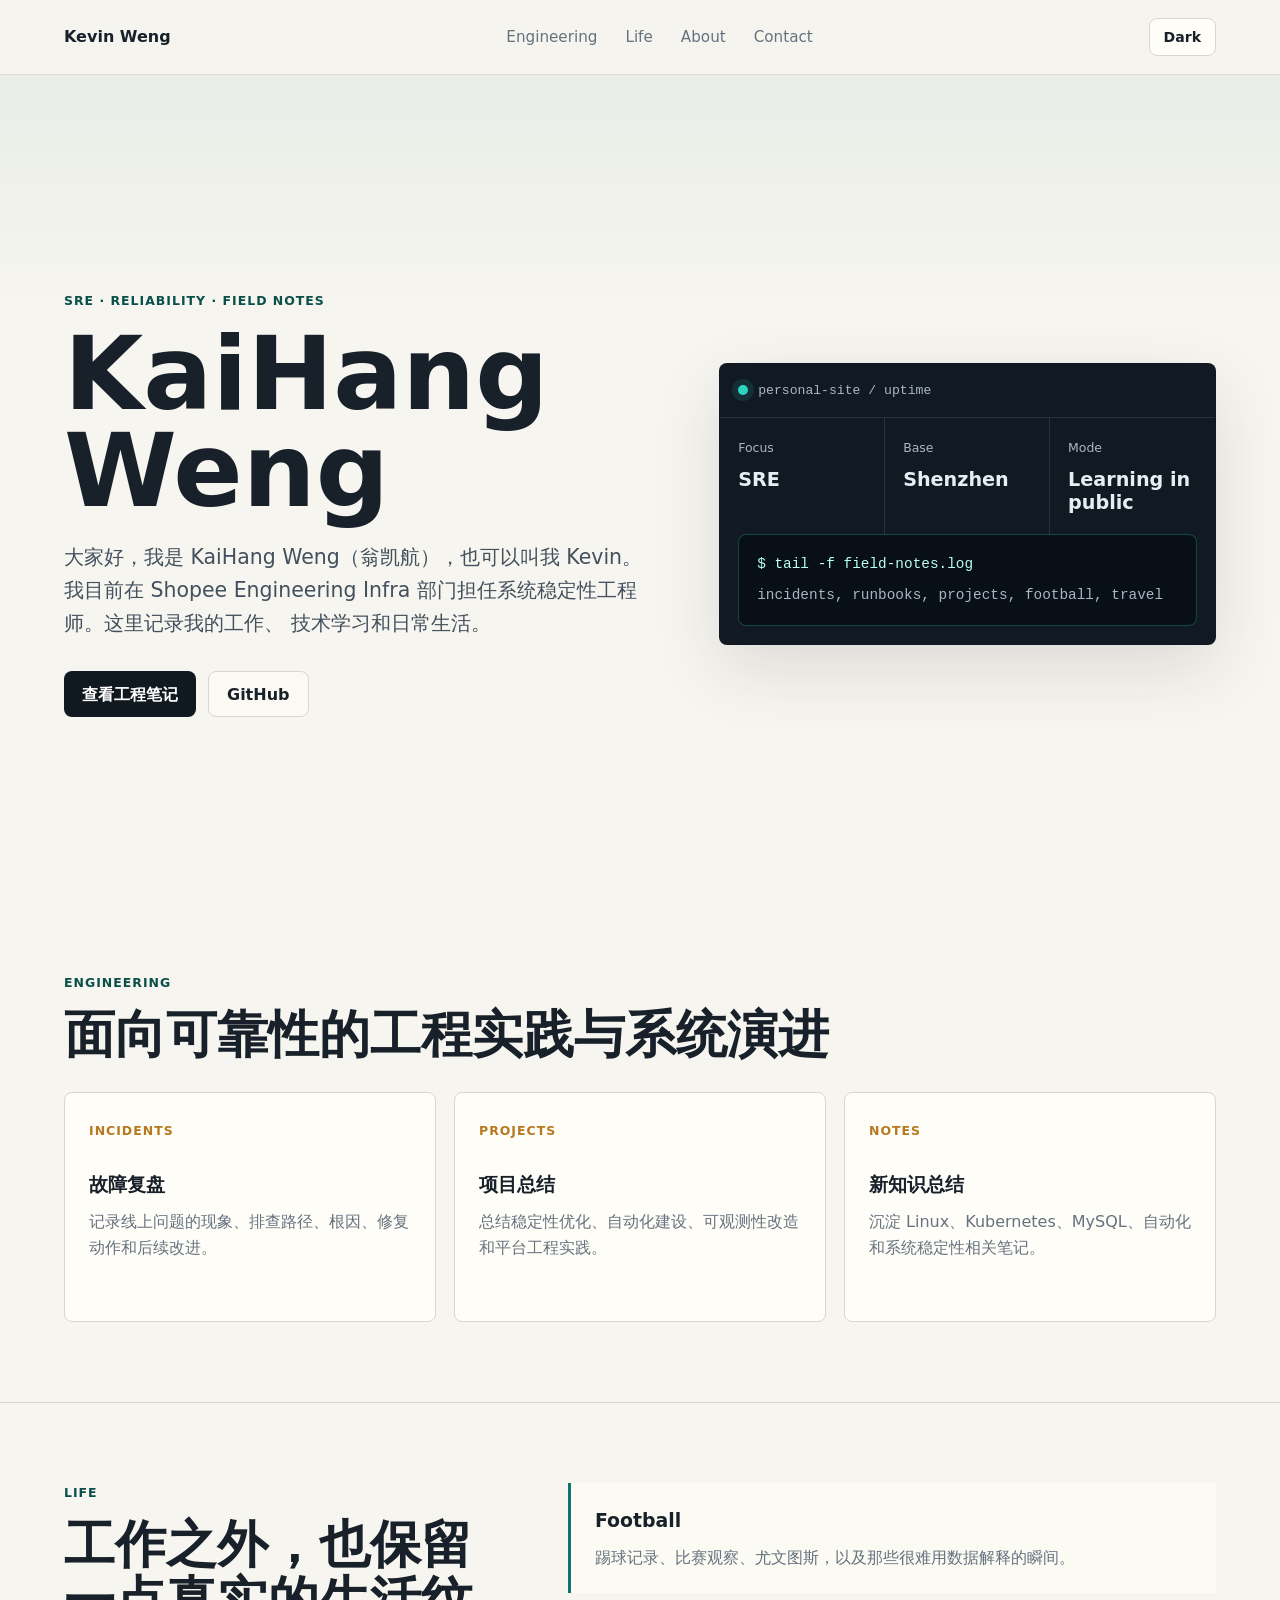
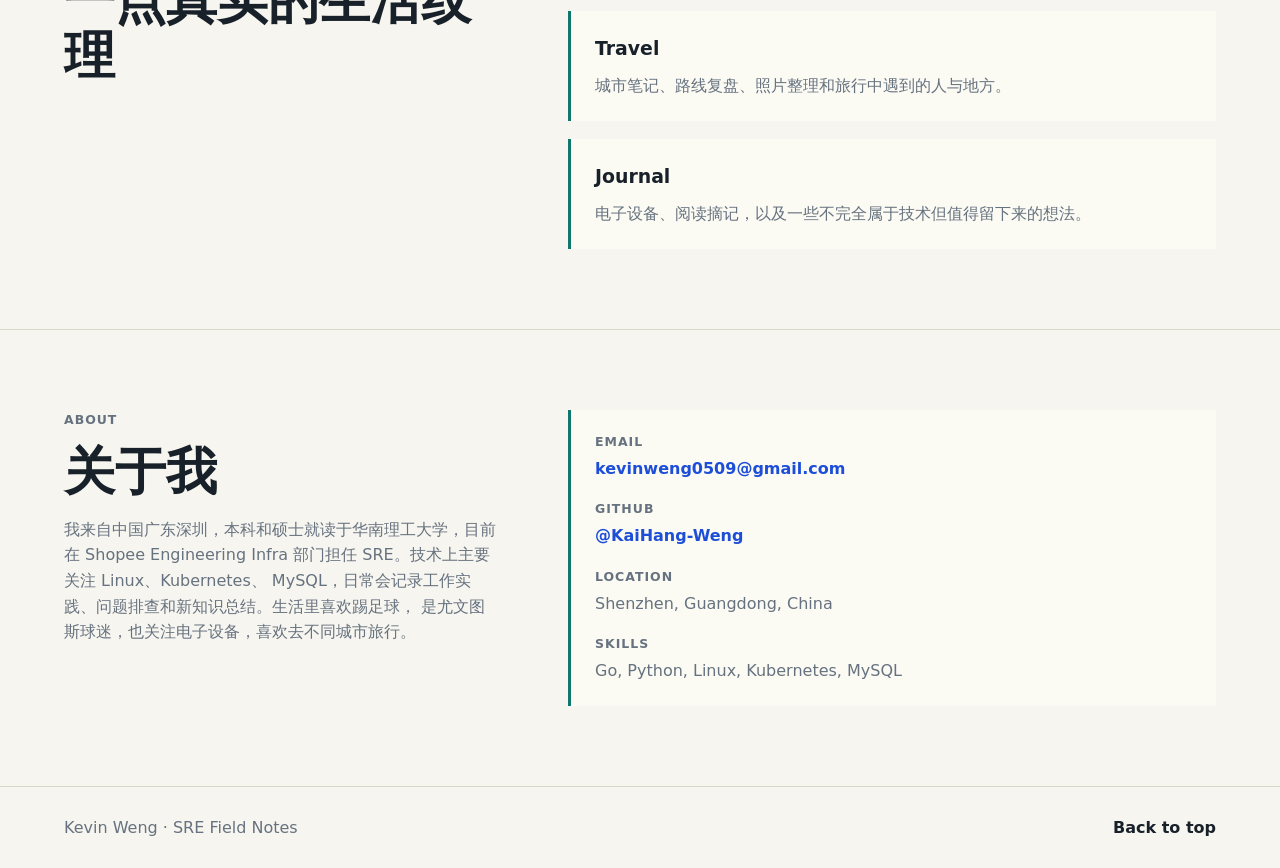
<file: index.html>
<!doctype html>
<html lang="zh-CN">
  <head>
    <meta charset="utf-8" />
    <meta name="viewport" content="width=device-width, initial-scale=1" />
    <meta
      name="description"
      content="Kaihang Weng 的个人主页，记录 SRE 工作、技术笔记和日常生活。"
    />
    <title>Kaihang Weng | SRE Field Notes</title>
    <link rel="stylesheet" href="styles.css" />
  </head>
  <body>
    <header class="site-header">
      <a class="brand" href="#top">Kevin Weng</a>
      <nav class="nav" aria-label="Primary navigation">
        <a href="engineering.html">Engineering</a>
        <a href="life.html">Life</a>
        <a href="#about">About</a>
        <a href="#about">Contact</a>
      </nav>
      <button class="theme-toggle" type="button" aria-label="Toggle dark mode">Dark</button>
    </header>

    <main id="top">
      <section class="hero">
        <div class="hero-copy">
          <p class="eyebrow">SRE · Reliability · Field Notes</p>
          <h1>KaiHang Weng</h1>
          <p class="hero-text">
            大家好，我是 KaiHang Weng（翁凯航），也可以叫我 Kevin。我目前在
            Shopee Engineering Infra 部门担任系统稳定性工程师。这里记录我的工作、
            技术学习和日常生活。
          </p>
          <div class="hero-actions">
            <a class="button primary" href="engineering.html">查看工程笔记</a>
            <a class="button secondary" href="https://github.com/KaiHang-Weng">GitHub</a>
          </div>
        </div>

        <aside class="signal-panel" aria-label="Personal site signal panel">
          <div class="panel-top">
            <span class="status-dot"></span>
            <span>personal-site / uptime</span>
          </div>
          <dl class="metrics">
            <div>
              <dt>Focus</dt>
              <dd>SRE</dd>
            </div>
            <div>
              <dt>Base</dt>
              <dd>Shenzhen</dd>
            </div>
            <div>
              <dt>Mode</dt>
              <dd>Learning in public</dd>
            </div>
          </dl>
          <div class="terminal-card">
            <p>$ tail -f field-notes.log</p>
            <p>incidents, runbooks, projects, football, travel</p>
          </div>
        </aside>
      </section>

      <section class="section intro-grid" id="engineering">
        <div class="section-heading">
          <p class="eyebrow">Engineering</p>
          <h2>面向可靠性的工程实践与系统演进</h2>
        </div>
        <div class="card-grid">
          <a class="card card-link" href="engineering.html#incidents">
            <span class="tag">Incidents</span>
            <h3>故障复盘</h3>
            <p>记录线上问题的现象、排查路径、根因、修复动作和后续改进。</p>
          </a>
          <a class="card card-link" href="engineering.html#projects">
            <span class="tag">Projects</span>
            <h3>项目总结</h3>
            <p>总结稳定性优化、自动化建设、可观测性改造和平台工程实践。</p>
          </a>
          <a class="card card-link" href="engineering.html#notes">
            <span class="tag">Notes</span>
            <h3>新知识总结</h3>
            <p>沉淀 Linux、Kubernetes、MySQL、自动化和系统稳定性相关笔记。</p>
          </a>
        </div>
      </section>

      <section class="section split-section" id="life">
        <div>
          <p class="eyebrow">Life</p>
          <h2>工作之外，也保留一点真实的生活纹理</h2>
        </div>
        <div class="life-list">
          <a href="life.html#football">
            <h3>Football</h3>
            <p>踢球记录、比赛观察、尤文图斯，以及那些很难用数据解释的瞬间。</p>
          </a>
          <a href="life.html#travel">
            <h3>Travel</h3>
            <p>城市笔记、路线复盘、照片整理和旅行中遇到的人与地方。</p>
          </a>
          <a href="life.html#journal">
            <h3>Journal</h3>
            <p>电子设备、阅读摘记，以及一些不完全属于技术但值得留下来的想法。</p>
          </a>
        </div>
      </section>

      <section class="section about-section" id="about">
        <div class="about-copy">
          <p class="eyebrow">About</p>
          <h2>关于我</h2>
          <p>
            我来自中国广东深圳，本科和硕士就读于华南理工大学，目前在 Shopee
            Engineering Infra 部门担任 SRE。技术上主要关注 Linux、Kubernetes、
            MySQL，日常会记录工作实践、问题排查和新知识总结。生活里喜欢踢足球，
            是尤文图斯球迷，也关注电子设备，喜欢去不同城市旅行。
          </p>
        </div>
        <div class="info-list">
          <div>
            <span>Email</span>
            <a href="mailto:kevinweng0509@gmail.com">kevinweng0509@gmail.com</a>
          </div>
          <div>
            <span>GitHub</span>
            <a href="https://github.com/KaiHang-Weng">@KaiHang-Weng</a>
          </div>
          <div>
            <span>Location</span>
            <p>Shenzhen, Guangdong, China</p>
          </div>
          <div>
            <span>Skills</span>
            <p>Go, Python, Linux, Kubernetes, MySQL</p>
          </div>
        </div>
      </section>
    </main>

    <footer class="site-footer">
      <p>Kevin Weng · SRE Field Notes</p>
      <a href="#top">Back to top</a>
    </footer>
    <script src="theme.js"></script>
  </body>
</html>
</file>
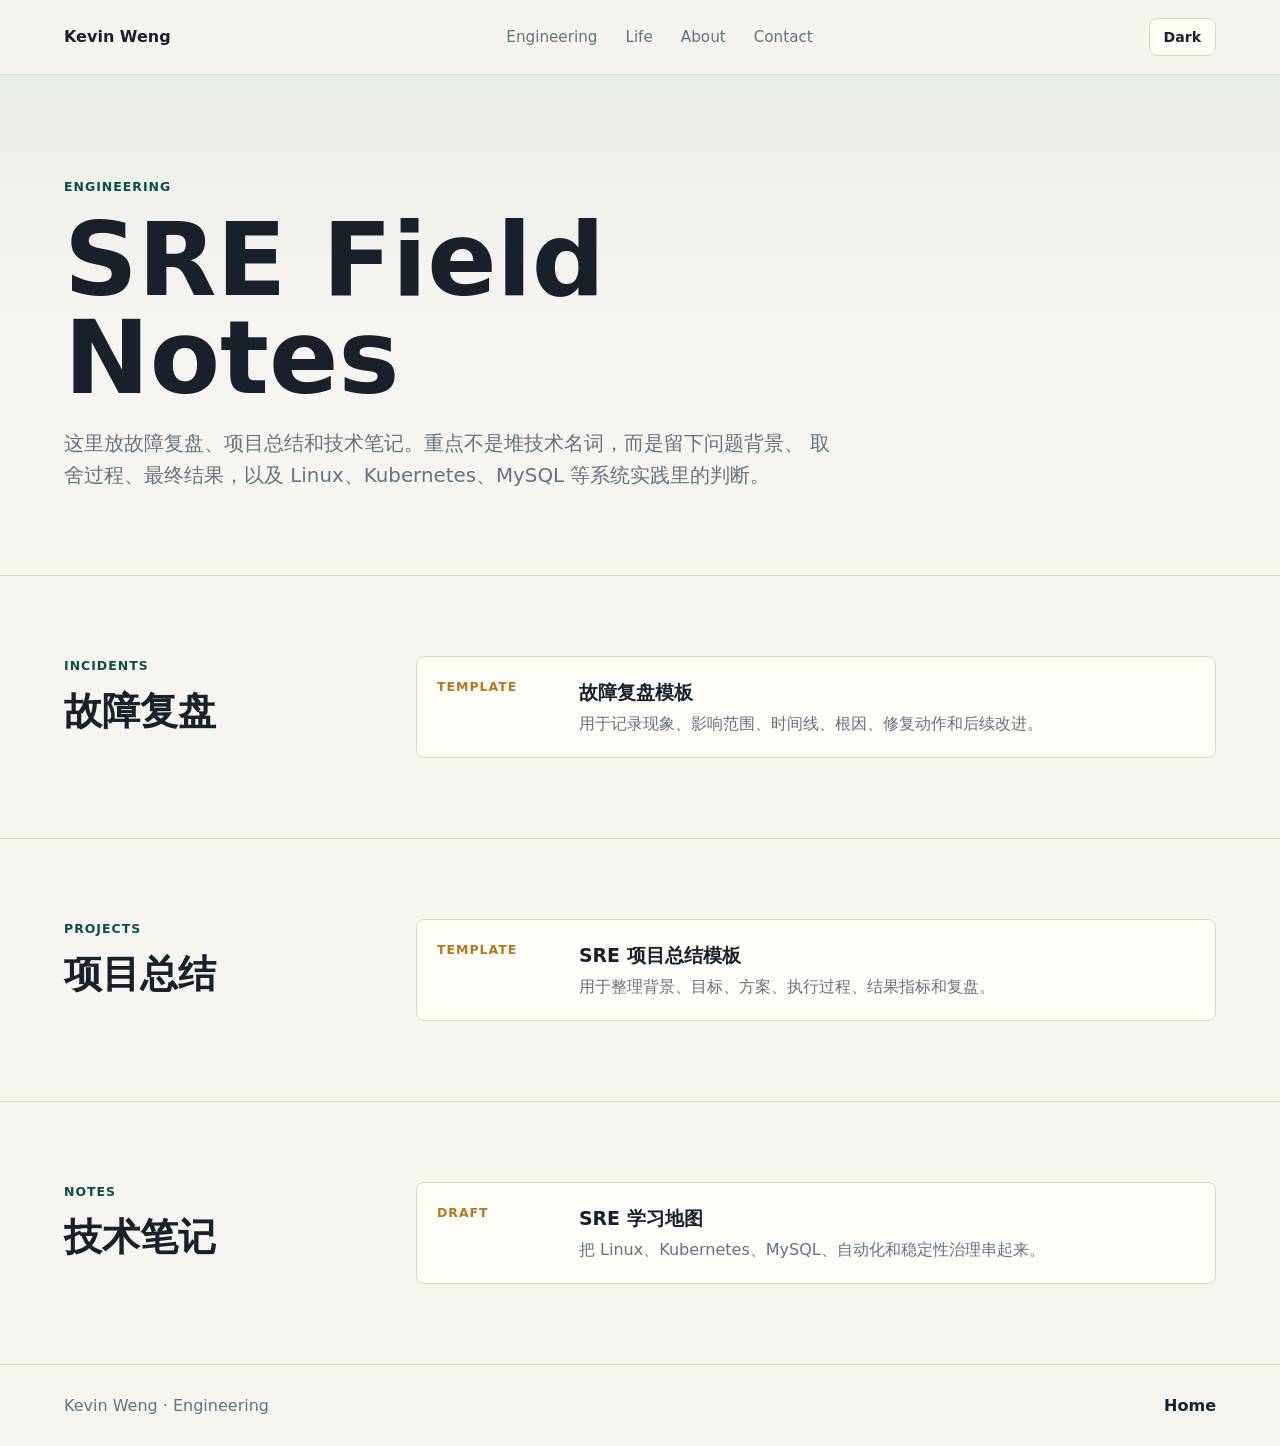
<file: engineering.html>
<!doctype html>
<html lang="zh-CN">
  <head>
    <meta charset="utf-8" />
    <meta name="viewport" content="width=device-width, initial-scale=1" />
    <meta
      name="description"
      content="Kaihang Weng 的 SRE 工程笔记目录，包含故障复盘、项目总结和技术笔记。"
    />
    <title>Engineering | Kevin Weng</title>
    <link rel="stylesheet" href="styles.css" />
  </head>
  <body>
    <header class="site-header">
      <a class="brand" href="index.html">Kevin Weng</a>
      <nav class="nav" aria-label="Primary navigation">
        <a href="engineering.html">Engineering</a>
        <a href="life.html">Life</a>
        <a href="index.html#about">About</a>
        <a href="index.html#about">Contact</a>
      </nav>
      <button class="theme-toggle" type="button" aria-label="Toggle dark mode">Dark</button>
    </header>

    <main>
      <section class="page-hero">
        <p class="eyebrow">Engineering</p>
        <h1>SRE Field Notes</h1>
        <p>
          这里放故障复盘、项目总结和技术笔记。重点不是堆技术名词，而是留下问题背景、
          取舍过程、最终结果，以及 Linux、Kubernetes、MySQL 等系统实践里的判断。
        </p>
      </section>

      <section class="section archive-section" id="incidents">
        <div class="archive-heading">
          <p class="eyebrow">Incidents</p>
          <h2>故障复盘</h2>
        </div>
        <div class="post-list">
          <a class="post-row" href="posts/incidents/template.html">
            <span>Template</span>
            <div>
              <h3>故障复盘模板</h3>
              <p>用于记录现象、影响范围、时间线、根因、修复动作和后续改进。</p>
            </div>
          </a>
        </div>
      </section>

      <section class="section archive-section" id="projects">
        <div class="archive-heading">
          <p class="eyebrow">Projects</p>
          <h2>项目总结</h2>
        </div>
        <div class="post-list">
          <a class="post-row" href="posts/projects/template.html">
            <span>Template</span>
            <div>
              <h3>SRE 项目总结模板</h3>
              <p>用于整理背景、目标、方案、执行过程、结果指标和复盘。</p>
            </div>
          </a>
        </div>
      </section>

      <section class="section archive-section" id="notes">
        <div class="archive-heading">
          <p class="eyebrow">Notes</p>
          <h2>技术笔记</h2>
        </div>
        <div class="post-list">
          <a class="post-row" href="posts/notes/sre-learning-map.html">
            <span>Draft</span>
            <div>
              <h3>SRE 学习地图</h3>
              <p>把 Linux、Kubernetes、MySQL、自动化和稳定性治理串起来。</p>
            </div>
          </a>
        </div>
      </section>
    </main>

    <footer class="site-footer">
      <p>Kevin Weng · Engineering</p>
      <a href="index.html">Home</a>
    </footer>
    <script src="theme.js"></script>
  </body>
</html>
</file>
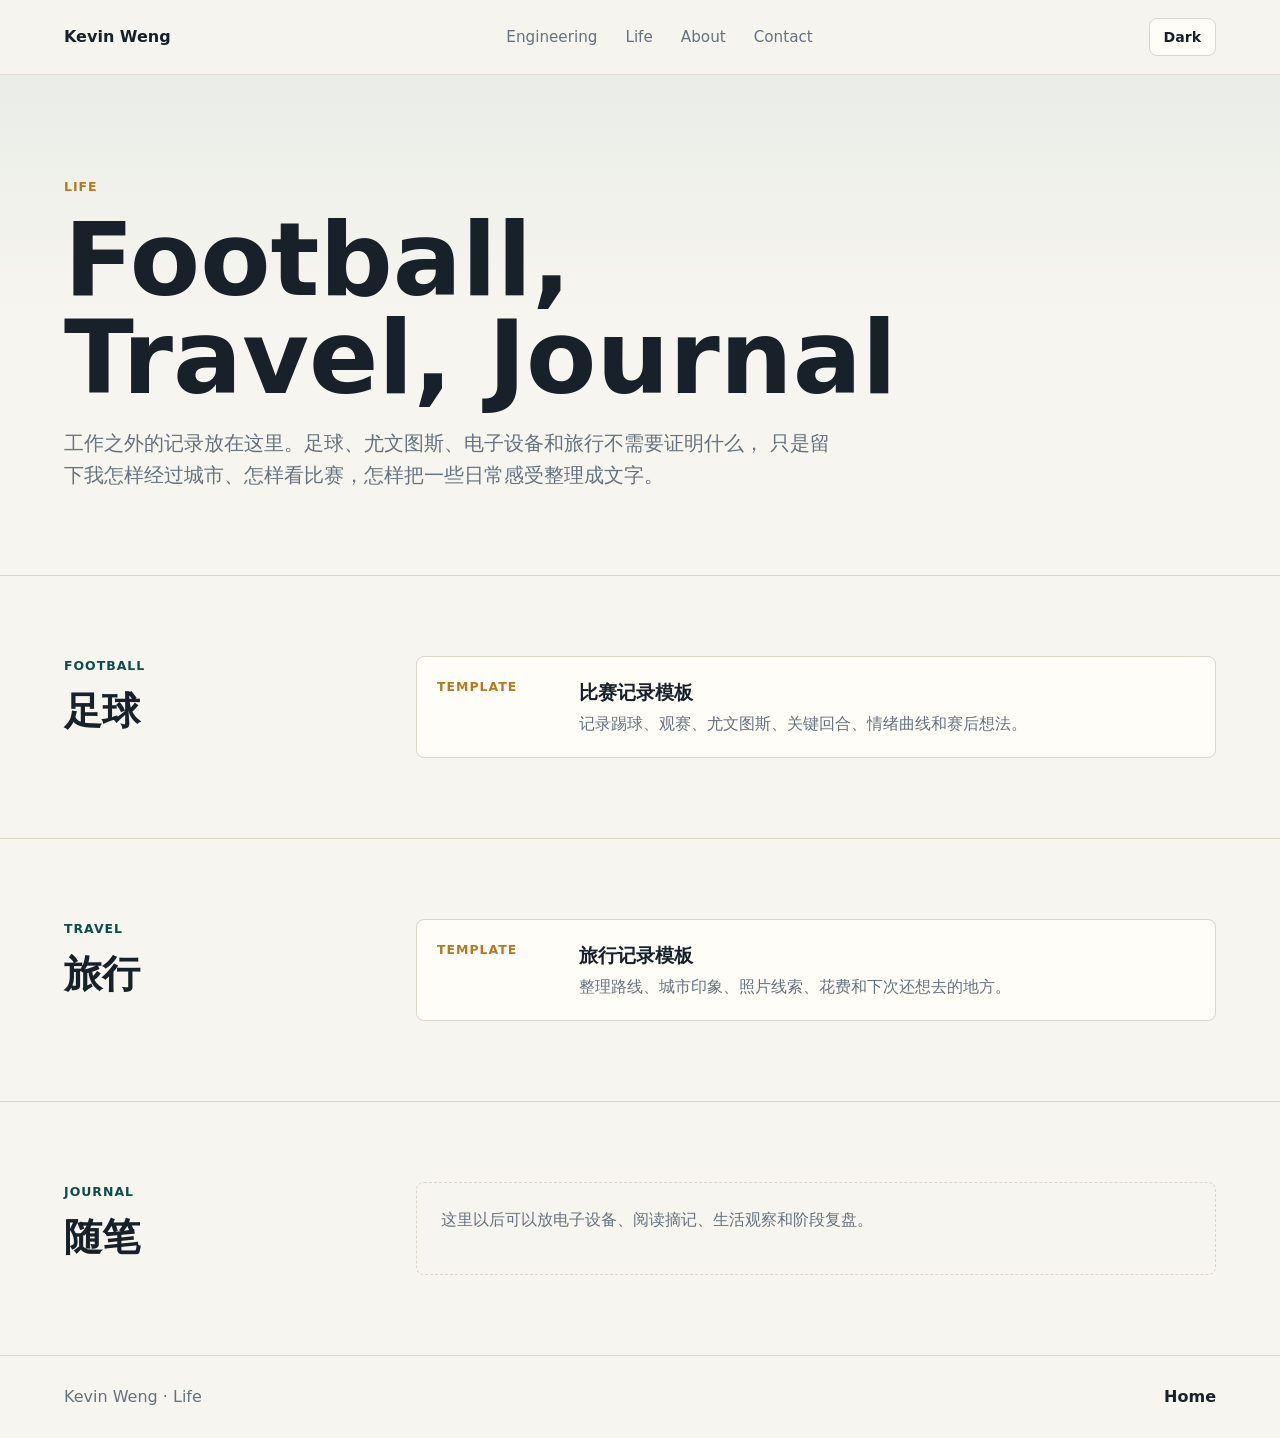
<file: life.html>
<!doctype html>
<html lang="zh-CN">
  <head>
    <meta charset="utf-8" />
    <meta name="viewport" content="width=device-width, initial-scale=1" />
    <meta
      name="description"
      content="Kaihang Weng 的生活记录，包含足球、旅行和随笔。"
    />
    <title>Life | Kevin Weng</title>
    <link rel="stylesheet" href="styles.css" />
  </head>
  <body>
    <header class="site-header">
      <a class="brand" href="index.html">Kevin Weng</a>
      <nav class="nav" aria-label="Primary navigation">
        <a href="engineering.html">Engineering</a>
        <a href="life.html">Life</a>
        <a href="index.html#about">About</a>
        <a href="index.html#about">Contact</a>
      </nav>
      <button class="theme-toggle" type="button" aria-label="Toggle dark mode">Dark</button>
    </header>

    <main>
      <section class="page-hero life-hero">
        <p class="eyebrow">Life</p>
        <h1>Football, Travel, Journal</h1>
        <p>
          工作之外的记录放在这里。足球、尤文图斯、电子设备和旅行不需要证明什么，
          只是留下我怎样经过城市、怎样看比赛，怎样把一些日常感受整理成文字。
        </p>
      </section>

      <section class="section archive-section" id="football">
        <div class="archive-heading">
          <p class="eyebrow">Football</p>
          <h2>足球</h2>
        </div>
        <div class="post-list">
          <a class="post-row" href="posts/life/football-log-template.html">
            <span>Template</span>
            <div>
              <h3>比赛记录模板</h3>
              <p>记录踢球、观赛、尤文图斯、关键回合、情绪曲线和赛后想法。</p>
            </div>
          </a>
        </div>
      </section>

      <section class="section archive-section" id="travel">
        <div class="archive-heading">
          <p class="eyebrow">Travel</p>
          <h2>旅行</h2>
        </div>
        <div class="post-list">
          <a class="post-row" href="posts/life/travel-log-template.html">
            <span>Template</span>
            <div>
              <h3>旅行记录模板</h3>
              <p>整理路线、城市印象、照片线索、花费和下次还想去的地方。</p>
            </div>
          </a>
        </div>
      </section>

      <section class="section archive-section" id="journal">
        <div class="archive-heading">
          <p class="eyebrow">Journal</p>
          <h2>随笔</h2>
        </div>
        <div class="empty-note">
          <p>这里以后可以放电子设备、阅读摘记、生活观察和阶段复盘。</p>
        </div>
      </section>
    </main>

    <footer class="site-footer">
      <p>Kevin Weng · Life</p>
      <a href="index.html">Home</a>
    </footer>
    <script src="theme.js"></script>
  </body>
</html>
</file>
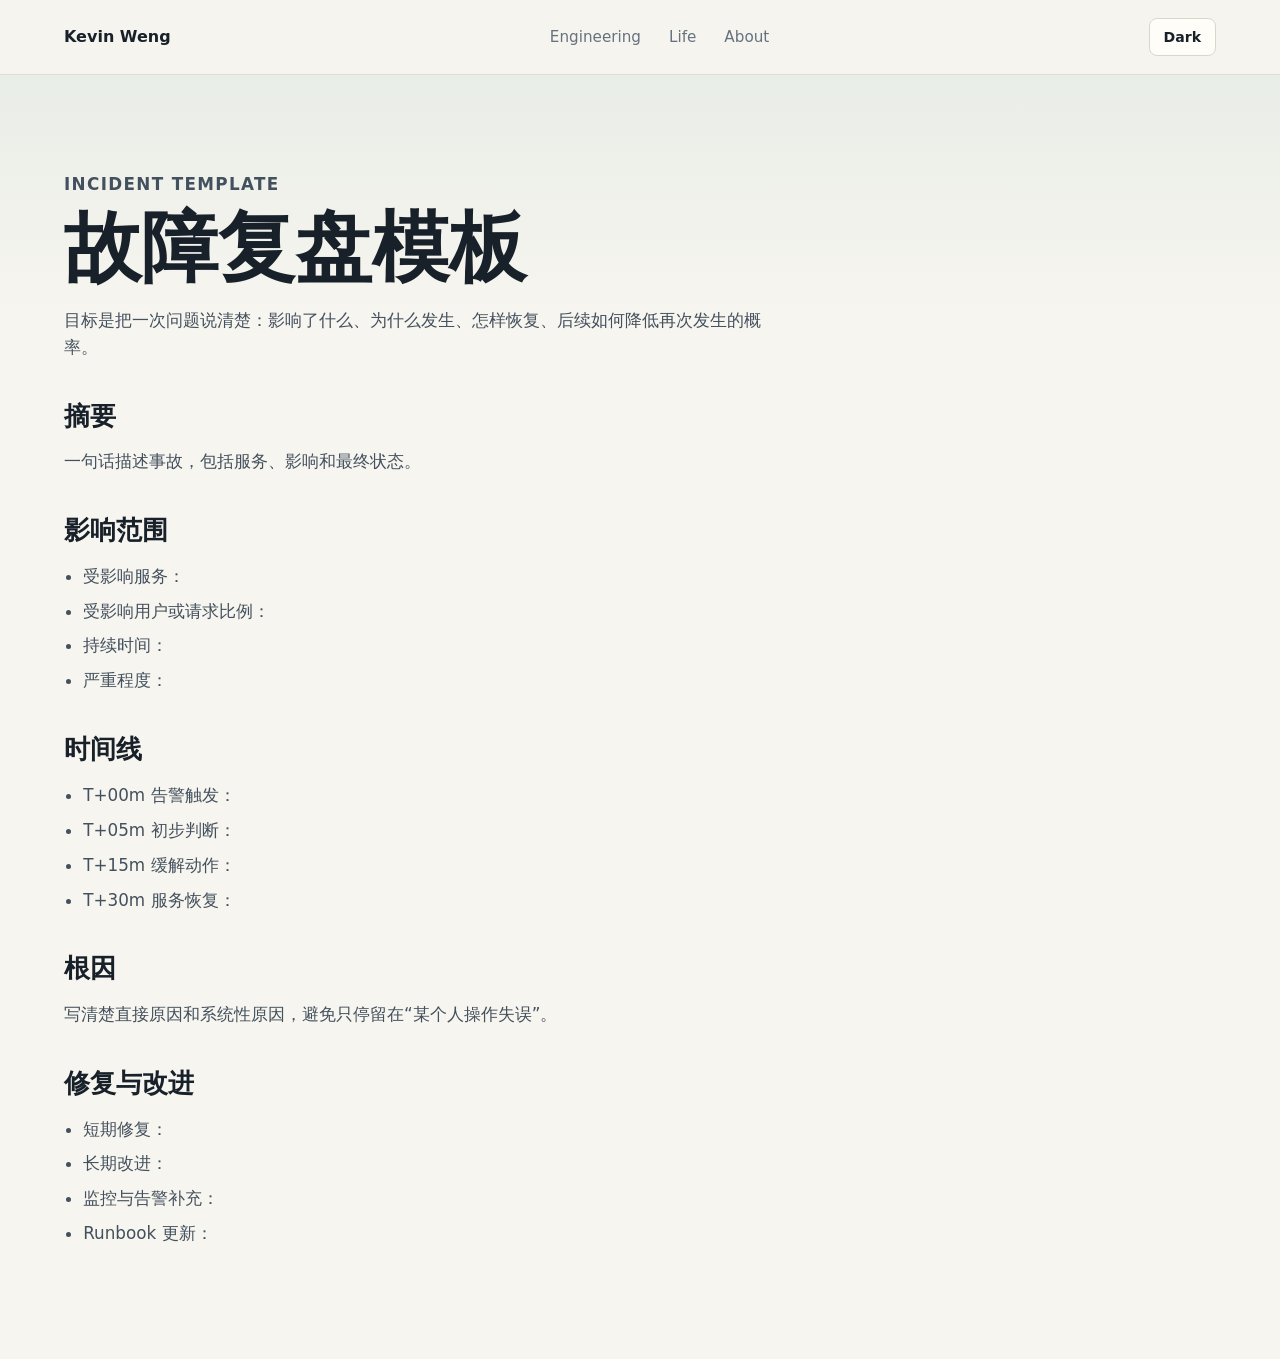
<file: posts/incidents/template.html>
<!doctype html>
<html lang="zh-CN">
  <head>
    <meta charset="utf-8" />
    <meta name="viewport" content="width=device-width, initial-scale=1" />
    <title>故障复盘模板 | Kevin Weng</title>
    <link rel="stylesheet" href="../../styles.css" />
  </head>
  <body>
    <header class="site-header">
      <a class="brand" href="../../index.html">Kevin Weng</a>
      <nav class="nav" aria-label="Primary navigation">
        <a href="../../engineering.html">Engineering</a>
        <a href="../../life.html">Life</a>
        <a href="../../index.html#about">About</a>
      </nav>
      <button class="theme-toggle" type="button" aria-label="Toggle dark mode">Dark</button>
    </header>

    <main>
      <article class="article">
        <p class="eyebrow">Incident Template</p>
        <h1>故障复盘模板</h1>
        <p class="article-lead">
          目标是把一次问题说清楚：影响了什么、为什么发生、怎样恢复、后续如何降低再次发生的概率。
        </p>

        <h2>摘要</h2>
        <p>一句话描述事故，包括服务、影响和最终状态。</p>

        <h2>影响范围</h2>
        <ul>
          <li>受影响服务：</li>
          <li>受影响用户或请求比例：</li>
          <li>持续时间：</li>
          <li>严重程度：</li>
        </ul>

        <h2>时间线</h2>
        <ul>
          <li>T+00m 告警触发：</li>
          <li>T+05m 初步判断：</li>
          <li>T+15m 缓解动作：</li>
          <li>T+30m 服务恢复：</li>
        </ul>

        <h2>根因</h2>
        <p>写清楚直接原因和系统性原因，避免只停留在“某个人操作失误”。</p>

        <h2>修复与改进</h2>
        <ul>
          <li>短期修复：</li>
          <li>长期改进：</li>
          <li>监控与告警补充：</li>
          <li>Runbook 更新：</li>
        </ul>
      </article>
    </main>
    <script src="../../theme.js"></script>
  </body>
</html>
</file>
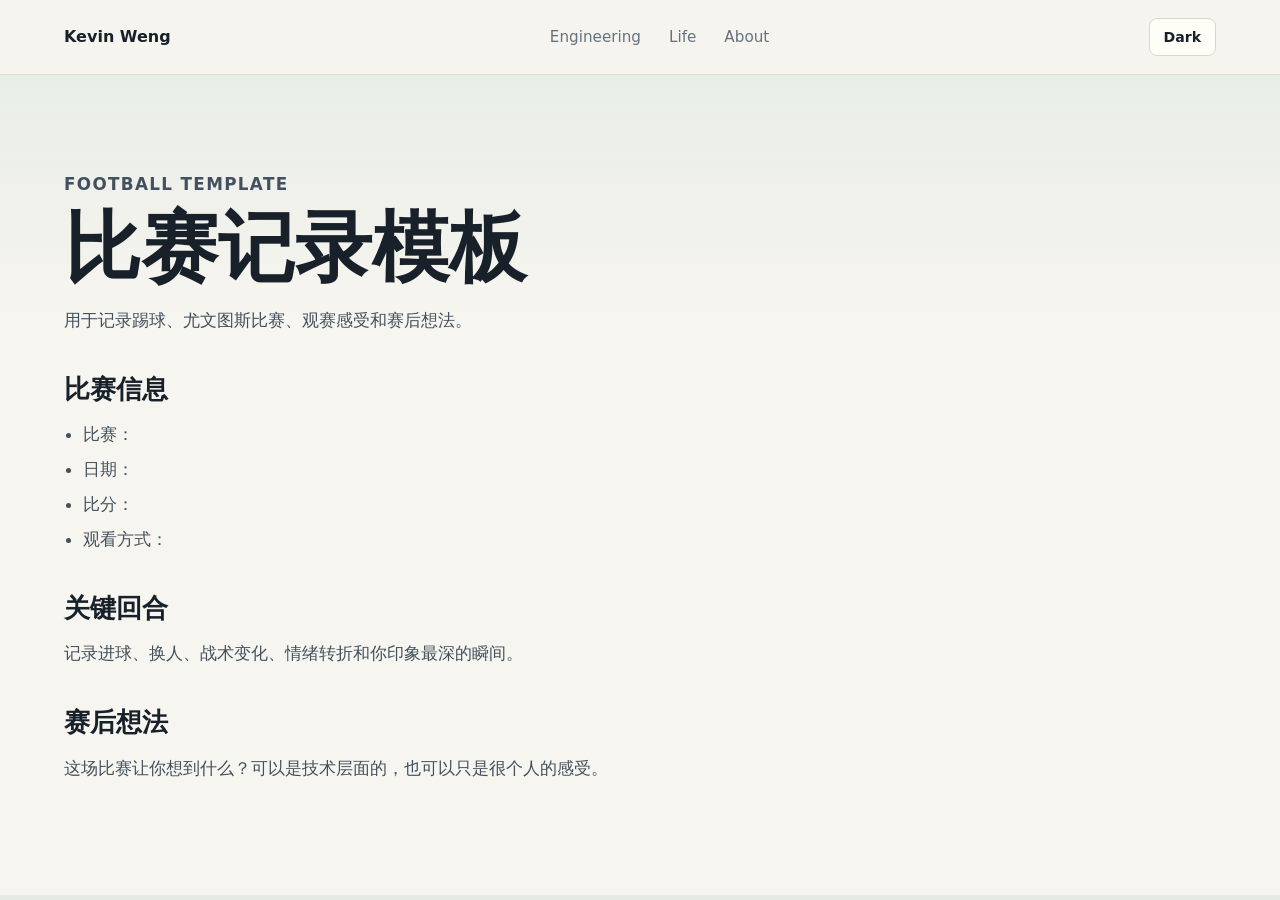
<file: posts/life/football-log-template.html>
<!doctype html>
<html lang="zh-CN">
  <head>
    <meta charset="utf-8" />
    <meta name="viewport" content="width=device-width, initial-scale=1" />
    <title>比赛记录模板 | Kevin Weng</title>
    <link rel="stylesheet" href="../../styles.css" />
  </head>
  <body>
    <header class="site-header">
      <a class="brand" href="../../index.html">Kevin Weng</a>
      <nav class="nav" aria-label="Primary navigation">
        <a href="../../engineering.html">Engineering</a>
        <a href="../../life.html">Life</a>
        <a href="../../index.html#about">About</a>
      </nav>
      <button class="theme-toggle" type="button" aria-label="Toggle dark mode">Dark</button>
    </header>

    <main>
      <article class="article">
        <p class="eyebrow">Football Template</p>
        <h1>比赛记录模板</h1>
        <p class="article-lead">用于记录踢球、尤文图斯比赛、观赛感受和赛后想法。</p>

        <h2>比赛信息</h2>
        <ul>
          <li>比赛：</li>
          <li>日期：</li>
          <li>比分：</li>
          <li>观看方式：</li>
        </ul>

        <h2>关键回合</h2>
        <p>记录进球、换人、战术变化、情绪转折和你印象最深的瞬间。</p>

        <h2>赛后想法</h2>
        <p>这场比赛让你想到什么？可以是技术层面的，也可以只是很个人的感受。</p>
      </article>
    </main>
    <script src="../../theme.js"></script>
  </body>
</html>
</file>
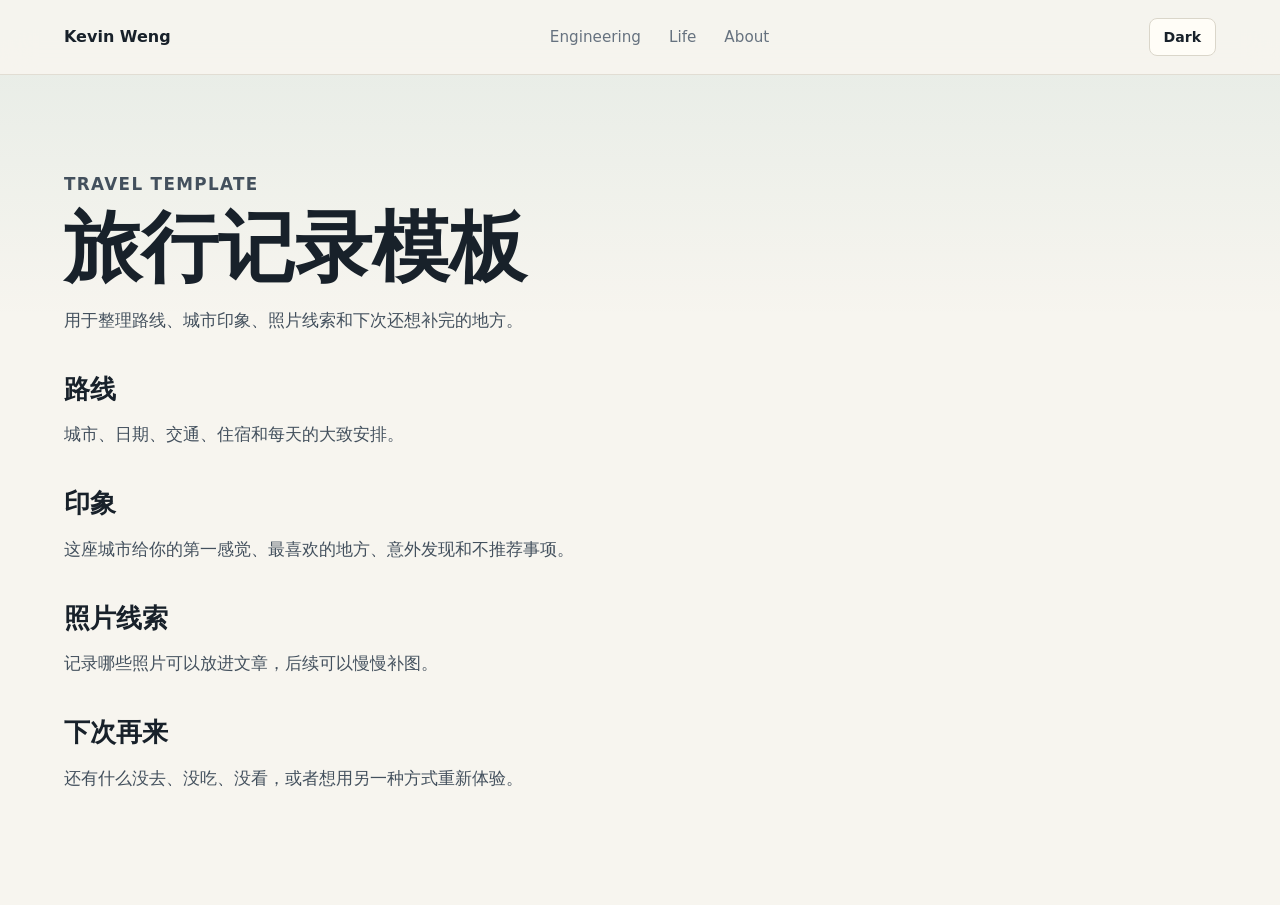
<file: posts/life/travel-log-template.html>
<!doctype html>
<html lang="zh-CN">
  <head>
    <meta charset="utf-8" />
    <meta name="viewport" content="width=device-width, initial-scale=1" />
    <title>旅行记录模板 | Kevin Weng</title>
    <link rel="stylesheet" href="../../styles.css" />
  </head>
  <body>
    <header class="site-header">
      <a class="brand" href="../../index.html">Kevin Weng</a>
      <nav class="nav" aria-label="Primary navigation">
        <a href="../../engineering.html">Engineering</a>
        <a href="../../life.html">Life</a>
        <a href="../../index.html#about">About</a>
      </nav>
      <button class="theme-toggle" type="button" aria-label="Toggle dark mode">Dark</button>
    </header>

    <main>
      <article class="article">
        <p class="eyebrow">Travel Template</p>
        <h1>旅行记录模板</h1>
        <p class="article-lead">用于整理路线、城市印象、照片线索和下次还想补完的地方。</p>

        <h2>路线</h2>
        <p>城市、日期、交通、住宿和每天的大致安排。</p>

        <h2>印象</h2>
        <p>这座城市给你的第一感觉、最喜欢的地方、意外发现和不推荐事项。</p>

        <h2>照片线索</h2>
        <p>记录哪些照片可以放进文章，后续可以慢慢补图。</p>

        <h2>下次再来</h2>
        <p>还有什么没去、没吃、没看，或者想用另一种方式重新体验。</p>
      </article>
    </main>
    <script src="../../theme.js"></script>
  </body>
</html>
</file>
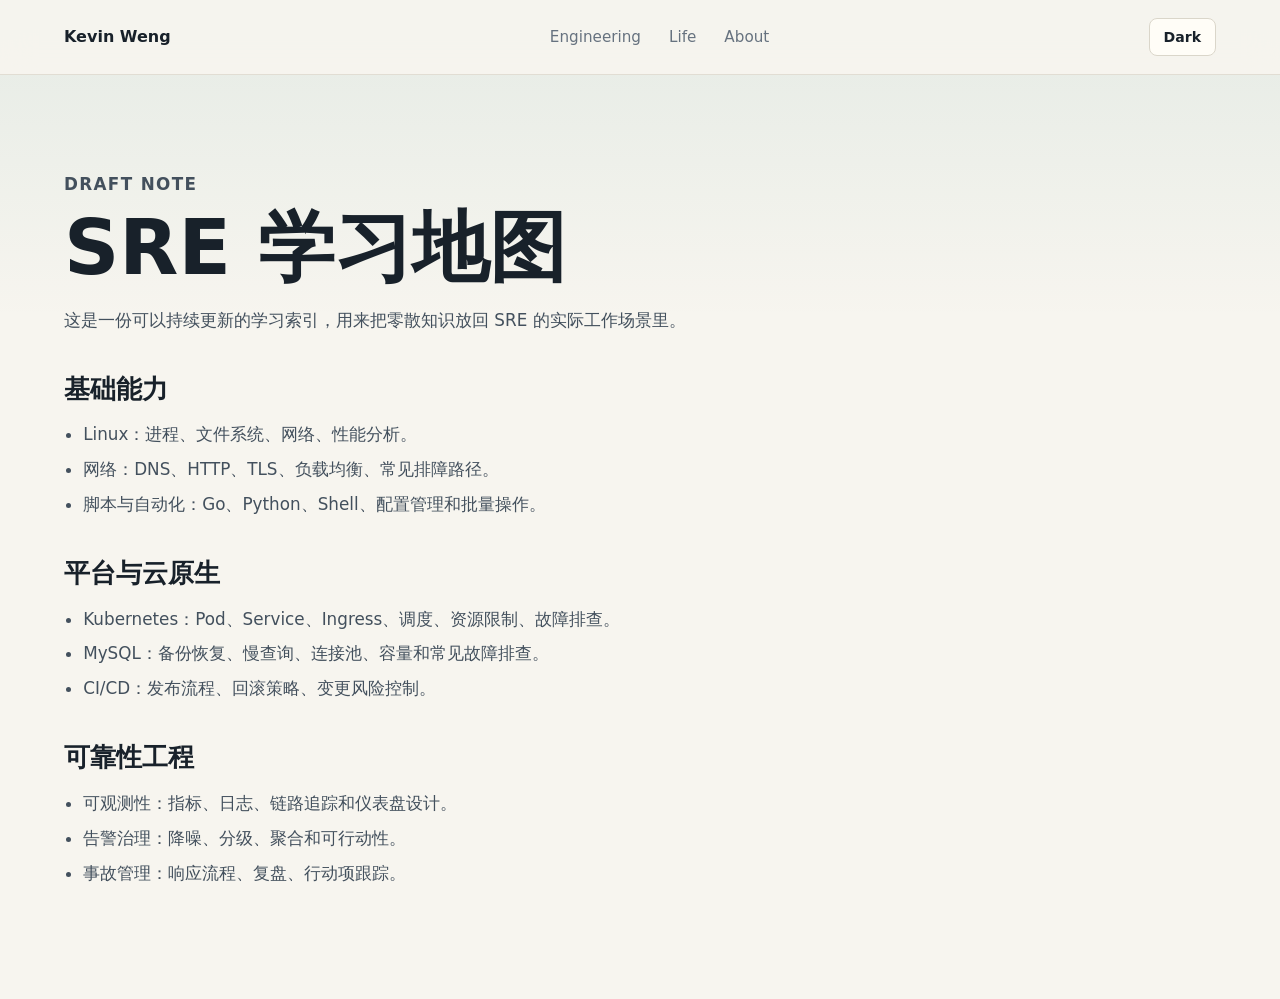
<file: posts/notes/sre-learning-map.html>
<!doctype html>
<html lang="zh-CN">
  <head>
    <meta charset="utf-8" />
    <meta name="viewport" content="width=device-width, initial-scale=1" />
    <title>SRE 学习地图 | Kevin Weng</title>
    <link rel="stylesheet" href="../../styles.css" />
  </head>
  <body>
    <header class="site-header">
      <a class="brand" href="../../index.html">Kevin Weng</a>
      <nav class="nav" aria-label="Primary navigation">
        <a href="../../engineering.html">Engineering</a>
        <a href="../../life.html">Life</a>
        <a href="../../index.html#about">About</a>
      </nav>
      <button class="theme-toggle" type="button" aria-label="Toggle dark mode">Dark</button>
    </header>

    <main>
      <article class="article">
        <p class="eyebrow">Draft Note</p>
        <h1>SRE 学习地图</h1>
        <p class="article-lead">
          这是一份可以持续更新的学习索引，用来把零散知识放回 SRE 的实际工作场景里。
        </p>

        <h2>基础能力</h2>
        <ul>
          <li>Linux：进程、文件系统、网络、性能分析。</li>
          <li>网络：DNS、HTTP、TLS、负载均衡、常见排障路径。</li>
          <li>脚本与自动化：Go、Python、Shell、配置管理和批量操作。</li>
        </ul>

        <h2>平台与云原生</h2>
        <ul>
          <li>Kubernetes：Pod、Service、Ingress、调度、资源限制、故障排查。</li>
          <li>MySQL：备份恢复、慢查询、连接池、容量和常见故障排查。</li>
          <li>CI/CD：发布流程、回滚策略、变更风险控制。</li>
        </ul>

        <h2>可靠性工程</h2>
        <ul>
          <li>可观测性：指标、日志、链路追踪和仪表盘设计。</li>
          <li>告警治理：降噪、分级、聚合和可行动性。</li>
          <li>事故管理：响应流程、复盘、行动项跟踪。</li>
        </ul>
      </article>
    </main>
    <script src="../../theme.js"></script>
  </body>
</html>
</file>
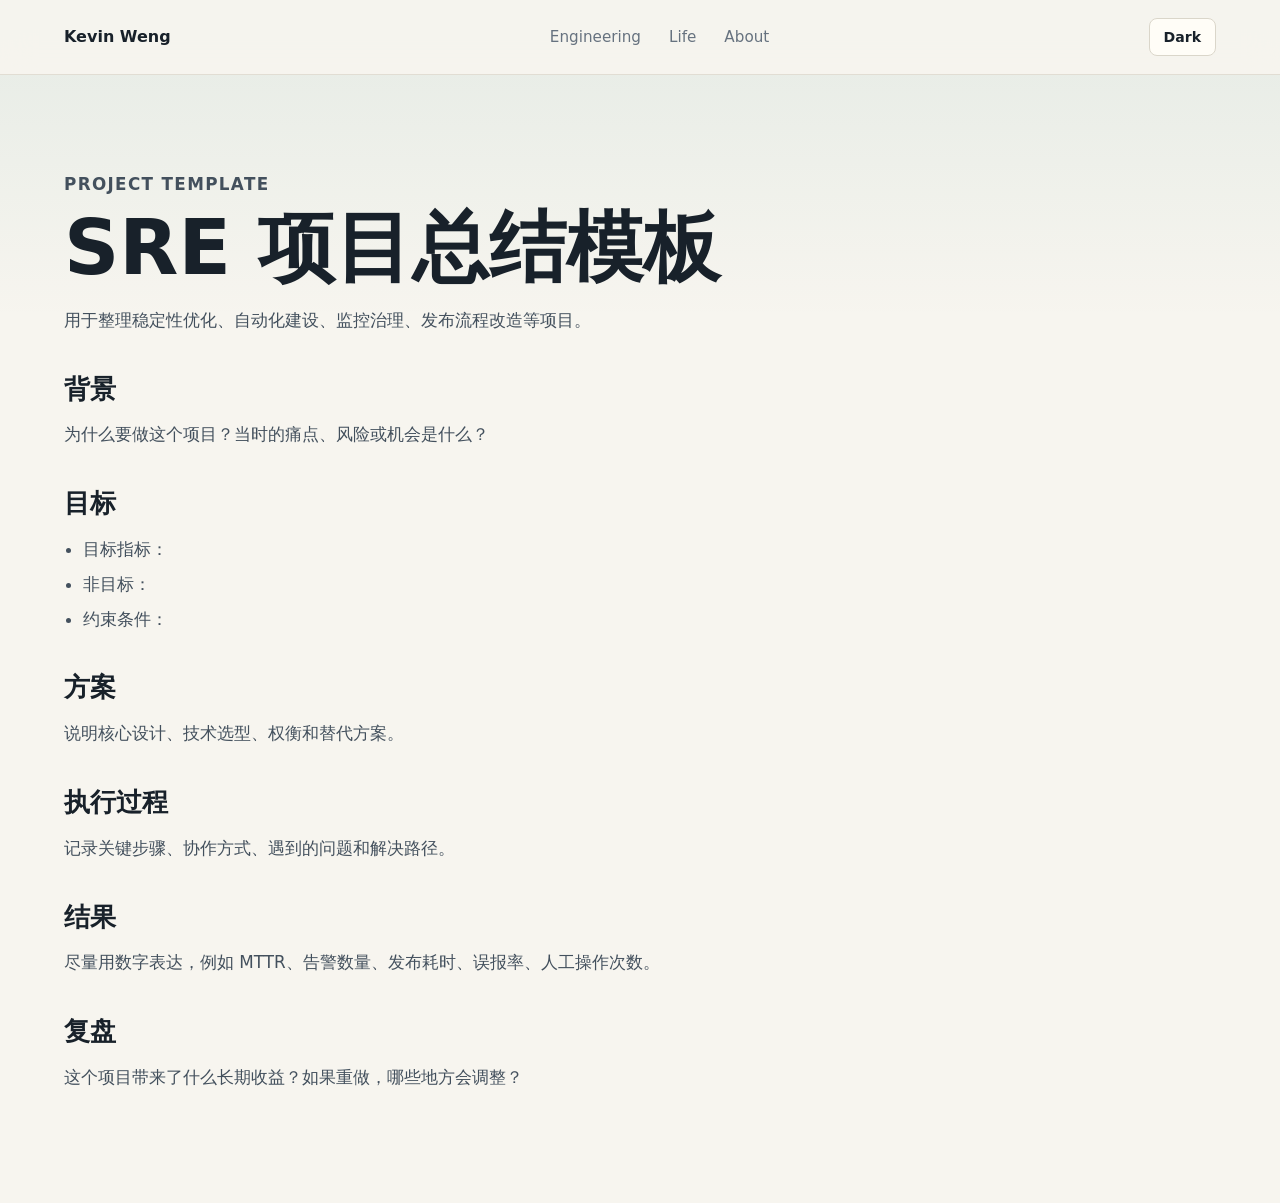
<file: posts/projects/template.html>
<!doctype html>
<html lang="zh-CN">
  <head>
    <meta charset="utf-8" />
    <meta name="viewport" content="width=device-width, initial-scale=1" />
    <title>SRE 项目总结模板 | Kevin Weng</title>
    <link rel="stylesheet" href="../../styles.css" />
  </head>
  <body>
    <header class="site-header">
      <a class="brand" href="../../index.html">Kevin Weng</a>
      <nav class="nav" aria-label="Primary navigation">
        <a href="../../engineering.html">Engineering</a>
        <a href="../../life.html">Life</a>
        <a href="../../index.html#about">About</a>
      </nav>
      <button class="theme-toggle" type="button" aria-label="Toggle dark mode">Dark</button>
    </header>

    <main>
      <article class="article">
        <p class="eyebrow">Project Template</p>
        <h1>SRE 项目总结模板</h1>
        <p class="article-lead">
          用于整理稳定性优化、自动化建设、监控治理、发布流程改造等项目。
        </p>

        <h2>背景</h2>
        <p>为什么要做这个项目？当时的痛点、风险或机会是什么？</p>

        <h2>目标</h2>
        <ul>
          <li>目标指标：</li>
          <li>非目标：</li>
          <li>约束条件：</li>
        </ul>

        <h2>方案</h2>
        <p>说明核心设计、技术选型、权衡和替代方案。</p>

        <h2>执行过程</h2>
        <p>记录关键步骤、协作方式、遇到的问题和解决路径。</p>

        <h2>结果</h2>
        <p>尽量用数字表达，例如 MTTR、告警数量、发布耗时、误报率、人工操作次数。</p>

        <h2>复盘</h2>
        <p>这个项目带来了什么长期收益？如果重做，哪些地方会调整？</p>
      </article>
    </main>
    <script src="../../theme.js"></script>
  </body>
</html>
</file>
<file: styles.css>
:root {
  color-scheme: light dark;
  --bg: #f7f5ef;
  --surface: #fffdf7;
  --surface-strong: #101820;
  --text: #18212a;
  --muted: #66727f;
  --line: #dad6ca;
  --accent: #0f766e;
  --accent-strong: #0b4f4a;
  --gold: #b7791f;
  --blue: #1d4ed8;
  --body-gradient: rgba(15, 118, 110, 0.08);
  --header-bg: rgba(247, 245, 239, 0.88);
  --header-line: rgba(218, 214, 202, 0.74);
  --text-soft: #43505d;
  --button-primary-text: #ffffff;
  --button-secondary-bg: rgba(255, 253, 247, 0.68);
  --panel-outline: rgba(16, 24, 32, 0.1);
  --panel-bg: #111923;
  --panel-text: #e6edf3;
  --panel-muted: #a9b7c4;
  --panel-border: rgba(255, 255, 255, 0.1);
  --panel-terminal-bg: rgba(5, 10, 15, 0.58);
  --panel-terminal-text: #b8fff3;
  --list-bg: rgba(255, 253, 247, 0.6);
  --hover-shadow: rgba(24, 33, 42, 0.1);
  --post-hover-shadow: rgba(24, 33, 42, 0.09);
  --shadow: 0 24px 70px rgba(24, 33, 42, 0.12);
  font-family:
    Inter, ui-sans-serif, system-ui, -apple-system, BlinkMacSystemFont, "Segoe UI",
    sans-serif;
}

html[data-theme="dark"] {
  --bg: #0e1116;
  --surface: #151a21;
  --surface-strong: #e6edf3;
  --text: #edf3f8;
  --muted: #9aa8b6;
  --line: #2a333d;
  --accent: #2dd4bf;
  --accent-strong: #5eead4;
  --gold: #f4bf75;
  --blue: #8ab4ff;
  --body-gradient: rgba(45, 212, 191, 0.1);
  --header-bg: rgba(14, 17, 22, 0.88);
  --header-line: rgba(42, 51, 61, 0.9);
  --text-soft: #c6d0da;
  --button-primary-text: #0e1116;
  --button-secondary-bg: rgba(21, 26, 33, 0.68);
  --panel-outline: rgba(255, 255, 255, 0.12);
  --panel-bg: #05080c;
  --panel-text: #edf3f8;
  --panel-muted: #9aa8b6;
  --panel-border: rgba(255, 255, 255, 0.12);
  --panel-terminal-bg: rgba(14, 17, 22, 0.78);
  --panel-terminal-text: #cffff7;
  --list-bg: rgba(21, 26, 33, 0.72);
  --hover-shadow: rgba(0, 0, 0, 0.28);
  --post-hover-shadow: rgba(0, 0, 0, 0.24);
  --shadow: 0 24px 70px rgba(0, 0, 0, 0.34);
}

* {
  box-sizing: border-box;
}

html {
  scroll-behavior: smooth;
}

body {
  margin: 0;
  background:
    linear-gradient(180deg, var(--body-gradient), transparent 320px),
    var(--bg);
  color: var(--text);
  line-height: 1.6;
  transition:
    background 180ms ease,
    color 180ms ease;
}

a {
  color: inherit;
  text-decoration: none;
}

.site-header {
  position: sticky;
  top: 0;
  z-index: 10;
  display: flex;
  align-items: center;
  justify-content: space-between;
  gap: 24px;
  padding: 18px clamp(20px, 5vw, 64px);
  border-bottom: 1px solid var(--header-line);
  background: var(--header-bg);
  backdrop-filter: blur(16px);
}

.brand {
  font-weight: 800;
  letter-spacing: 0;
}

.nav {
  display: flex;
  align-items: center;
  gap: clamp(14px, 3vw, 28px);
  color: var(--muted);
  font-size: 0.95rem;
}

.nav a:hover {
  color: var(--text);
}

.theme-toggle {
  min-height: 38px;
  border: 1px solid var(--line);
  border-radius: 8px;
  background: var(--surface);
  color: var(--text);
  cursor: pointer;
  font: inherit;
  font-size: 0.88rem;
  font-weight: 800;
  padding: 0 14px;
}

.theme-toggle:hover {
  border-color: var(--accent);
}

.hero {
  display: grid;
  grid-template-columns: minmax(0, 1.08fr) minmax(320px, 0.92fr);
  gap: clamp(32px, 6vw, 72px);
  align-items: center;
  min-height: calc(100vh - 82px);
  padding: clamp(48px, 8vw, 96px) clamp(20px, 5vw, 64px) 56px;
}

.hero-copy {
  max-width: 740px;
}

.eyebrow {
  margin: 0 0 14px;
  color: var(--accent-strong);
  font-size: 0.78rem;
  font-weight: 800;
  letter-spacing: 0.08em;
  text-transform: uppercase;
}

h1,
h2,
h3,
p {
  margin-top: 0;
}

h1 {
  margin-bottom: 22px;
  font-size: clamp(3rem, 8vw, 6.5rem);
  line-height: 0.95;
  letter-spacing: 0;
}

h2 {
  margin-bottom: 18px;
  font-size: clamp(2rem, 4vw, 3.4rem);
  line-height: 1.08;
  letter-spacing: 0;
}

h3 {
  margin-bottom: 10px;
  font-size: 1.18rem;
  letter-spacing: 0;
}

.hero-text {
  max-width: 680px;
  color: var(--text-soft);
  font-size: clamp(1.05rem, 2vw, 1.28rem);
}

.hero-actions {
  display: flex;
  flex-wrap: wrap;
  gap: 12px;
  margin-top: 32px;
}

.button {
  display: inline-flex;
  min-height: 46px;
  align-items: center;
  justify-content: center;
  border-radius: 8px;
  padding: 0 18px;
  font-weight: 750;
}

.button.primary {
  background: var(--surface-strong);
  color: var(--button-primary-text);
}

.button.secondary {
  border: 1px solid var(--line);
  background: var(--button-secondary-bg);
  color: var(--text);
}

.signal-panel {
  border: 1px solid var(--panel-outline);
  border-radius: 8px;
  background: var(--panel-bg);
  color: var(--panel-text);
  box-shadow: var(--shadow);
  overflow: hidden;
}

.panel-top {
  display: flex;
  align-items: center;
  gap: 10px;
  padding: 16px 18px;
  border-bottom: 1px solid var(--panel-border);
  color: var(--panel-muted);
  font-family: "SFMono-Regular", Consolas, monospace;
  font-size: 0.82rem;
}

.status-dot {
  width: 10px;
  height: 10px;
  border-radius: 999px;
  background: #2dd4bf;
  box-shadow: 0 0 0 6px rgba(45, 212, 191, 0.12);
}

.metrics {
  display: grid;
  grid-template-columns: repeat(3, 1fr);
  margin: 0;
}

.metrics div {
  min-height: 112px;
  padding: 20px 18px;
  border-right: 1px solid var(--panel-border);
}

.metrics div:last-child {
  border-right: 0;
}

.metrics dt {
  color: var(--panel-muted);
  font-size: 0.78rem;
}

.metrics dd {
  margin: 10px 0 0;
  color: var(--panel-text);
  font-size: 1.2rem;
  font-weight: 800;
  line-height: 1.2;
}

.terminal-card {
  margin: 0 18px 18px;
  border: 1px solid rgba(45, 212, 191, 0.28);
  border-radius: 8px;
  background: var(--panel-terminal-bg);
  padding: 18px;
  color: var(--panel-terminal-text);
  font-family: "SFMono-Regular", Consolas, monospace;
  font-size: 0.9rem;
}

.terminal-card p {
  margin-bottom: 8px;
}

.terminal-card p:last-child {
  margin-bottom: 0;
  color: var(--panel-muted);
}

.section {
  padding: 80px clamp(20px, 5vw, 64px);
}

.section-heading {
  max-width: 820px;
  margin-bottom: 30px;
}

.card-grid {
  display: grid;
  grid-template-columns: repeat(3, minmax(0, 1fr));
  gap: 18px;
}

.card {
  min-height: 230px;
  border: 1px solid var(--line);
  border-radius: 8px;
  background: var(--surface);
  padding: 24px;
}

.card-link {
  display: block;
  transition:
    border-color 160ms ease,
    transform 160ms ease,
    box-shadow 160ms ease;
}

.card-link:hover {
  border-color: rgba(15, 118, 110, 0.46);
  box-shadow: 0 18px 44px var(--hover-shadow);
  transform: translateY(-2px);
}

.card p,
.life-list p,
.about-copy p,
.info-list p {
  color: var(--muted);
}

.tag {
  display: inline-flex;
  margin-bottom: 28px;
  color: var(--gold);
  font-size: 0.78rem;
  font-weight: 800;
  letter-spacing: 0.08em;
  text-transform: uppercase;
}

.split-section,
.about-section {
  display: grid;
  grid-template-columns: minmax(0, 0.8fr) minmax(0, 1.2fr);
  gap: clamp(28px, 6vw, 72px);
  border-top: 1px solid var(--line);
}

.life-list {
  display: grid;
  gap: 18px;
}

.life-list a,
.info-list {
  border-left: 3px solid var(--accent);
  background: var(--list-bg);
  padding: 22px 24px;
}

.life-list a {
  transition:
    background 160ms ease,
    border-color 160ms ease;
}

.life-list a:hover {
  border-color: var(--gold);
  background: var(--surface);
}

.life-list p,
.info-list p {
  margin-bottom: 0;
}

.about-copy {
  max-width: 720px;
}

.info-list {
  display: grid;
  gap: 18px;
  align-self: start;
}

.info-list span {
  display: block;
  margin-bottom: 4px;
  color: var(--muted);
  font-size: 0.78rem;
  font-weight: 800;
  letter-spacing: 0.08em;
  text-transform: uppercase;
}

.info-list a {
  color: var(--blue);
  font-weight: 750;
  overflow-wrap: anywhere;
}

.site-footer {
  display: flex;
  align-items: center;
  justify-content: space-between;
  gap: 18px;
  padding: 28px clamp(20px, 5vw, 64px);
  border-top: 1px solid var(--line);
  color: var(--muted);
}

.site-footer p {
  margin-bottom: 0;
}

.site-footer a {
  color: var(--text);
  font-weight: 750;
}

.page-hero {
  max-width: 980px;
  padding: clamp(56px, 8vw, 104px) clamp(20px, 5vw, 64px) 64px;
}

.page-hero h1 {
  max-width: 880px;
}

.page-hero p:not(.eyebrow) {
  max-width: 780px;
  color: var(--muted);
  font-size: clamp(1.05rem, 2vw, 1.24rem);
}

.life-hero .eyebrow {
  color: var(--gold);
}

.archive-section {
  display: grid;
  grid-template-columns: minmax(200px, 0.36fr) minmax(0, 1fr);
  gap: clamp(24px, 5vw, 64px);
  border-top: 1px solid var(--line);
}

.archive-heading h2 {
  font-size: clamp(1.8rem, 3vw, 2.6rem);
}

.post-list {
  display: grid;
  gap: 14px;
}

.post-row {
  display: grid;
  grid-template-columns: 120px minmax(0, 1fr);
  gap: 22px;
  align-items: start;
  border: 1px solid var(--line);
  border-radius: 8px;
  background: var(--surface);
  padding: 20px;
  transition:
    border-color 160ms ease,
    transform 160ms ease,
    box-shadow 160ms ease;
}

.post-row:hover {
  border-color: rgba(15, 118, 110, 0.5);
  box-shadow: 0 14px 36px var(--post-hover-shadow);
  transform: translateY(-2px);
}

.post-row span {
  color: var(--gold);
  font-size: 0.78rem;
  font-weight: 800;
  letter-spacing: 0.08em;
  text-transform: uppercase;
}

.post-row h3 {
  margin-bottom: 4px;
}

.post-row p,
.empty-note p {
  margin-bottom: 0;
  color: var(--muted);
}

.empty-note {
  border: 1px dashed var(--line);
  border-radius: 8px;
  padding: 24px;
}

.article {
  max-width: 840px;
  padding: clamp(48px, 8vw, 96px) clamp(20px, 5vw, 64px);
}

.article h1 {
  font-size: clamp(2.6rem, 6vw, 5rem);
}

.article h2 {
  margin-top: 42px;
  font-size: clamp(1.45rem, 2vw, 1.9rem);
}

.article p,
.article li {
  color: var(--text-soft);
  font-size: 1.05rem;
}

.article-lead {
  color: var(--muted);
  font-size: clamp(1.08rem, 2vw, 1.28rem);
}

.article ul {
  padding-left: 1.2rem;
}

.article li + li {
  margin-top: 8px;
}

@media (max-width: 860px) {
  .site-header {
    align-items: flex-start;
    flex-direction: column;
  }

  .nav {
    width: 100%;
    overflow-x: auto;
    padding-bottom: 2px;
  }

  .theme-toggle {
    position: absolute;
    right: clamp(20px, 5vw, 64px);
    top: 16px;
  }

  .hero,
  .split-section,
  .about-section,
  .archive-section {
    grid-template-columns: 1fr;
  }

  .hero {
    min-height: auto;
  }

  .card-grid {
    grid-template-columns: 1fr;
  }
}

@media (max-width: 560px) {
  .hero-actions,
  .site-footer {
    align-items: stretch;
    flex-direction: column;
  }

  .button {
    width: 100%;
  }

  .metrics {
    grid-template-columns: 1fr;
  }

  .metrics div {
    min-height: auto;
    border-right: 0;
    border-bottom: 1px solid var(--panel-border);
  }

  .metrics div:last-child {
    border-bottom: 0;
  }

  .post-row {
    grid-template-columns: 1fr;
    gap: 8px;
  }
}
</file>
